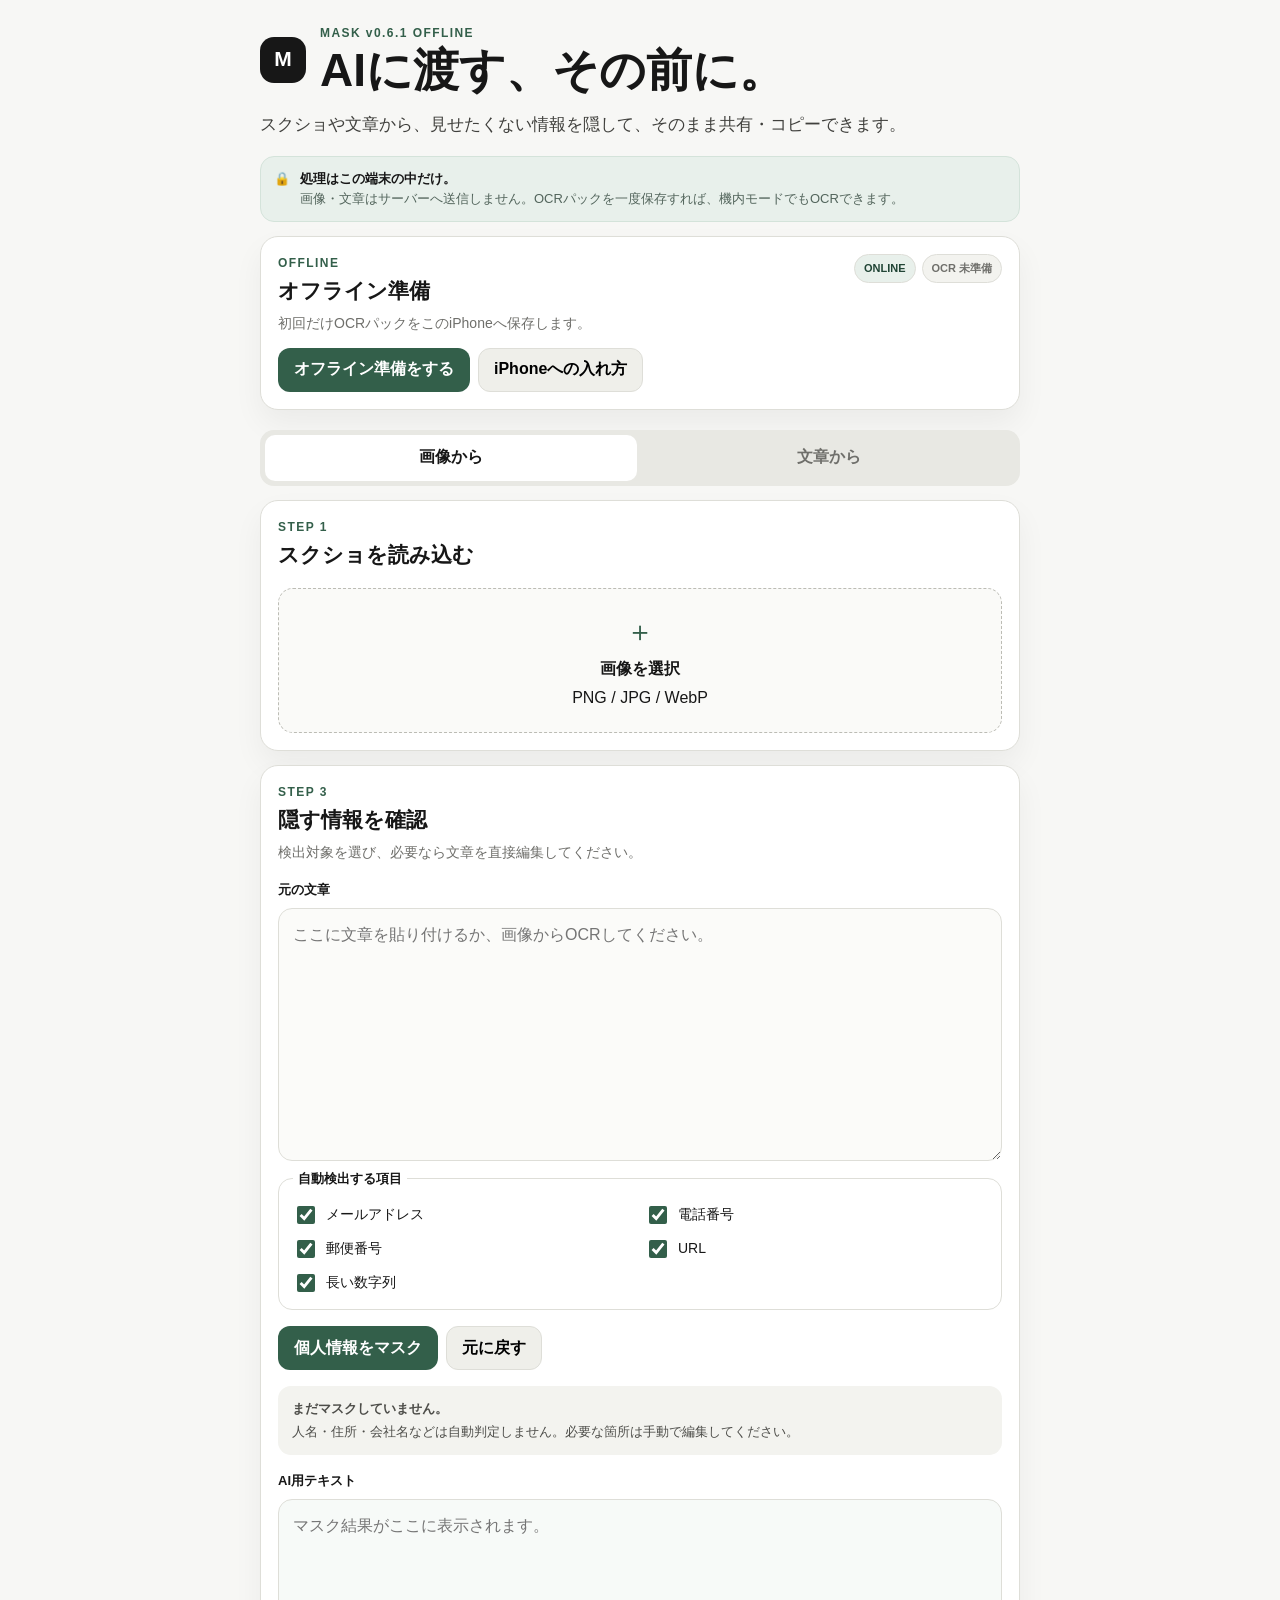
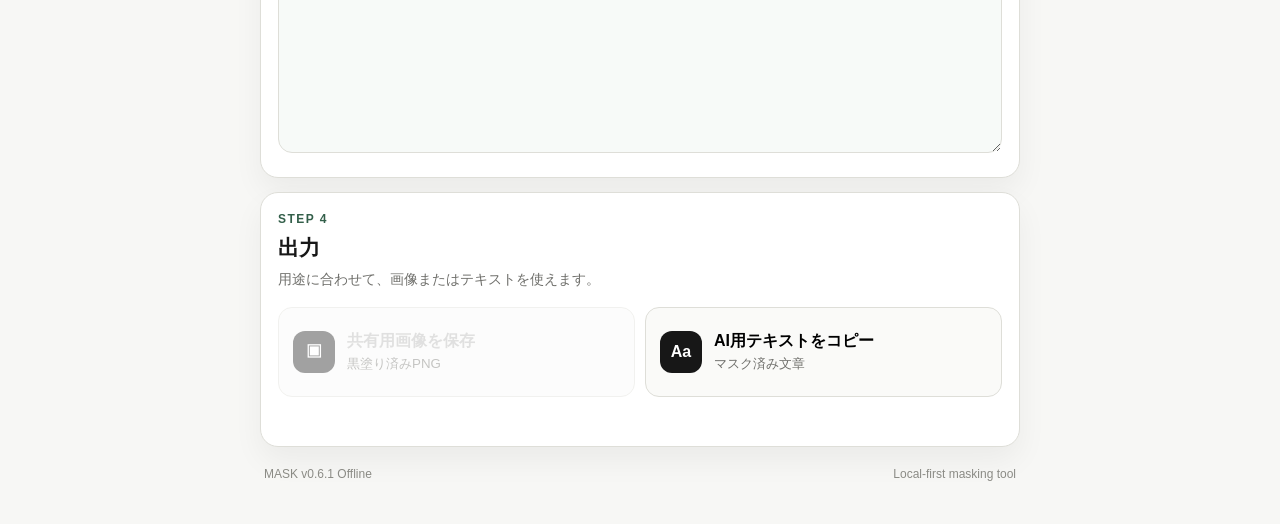
<file: index.html>
<!doctype html>
<html lang="ja">
<head>
  <meta charset="utf-8" />
  <meta name="viewport" content="width=device-width, initial-scale=1, viewport-fit=cover" />
  <meta name="theme-color" content="#f7f7f5" />
  <meta name="apple-mobile-web-app-capable" content="yes" />
  <meta name="apple-mobile-web-app-status-bar-style" content="default" />
  <meta name="apple-mobile-web-app-title" content="MASK" />
  <title>MASK v0.6.1 Offline — AIに渡す、その前に。</title>
  <meta name="description" content="スクショや文章から見せたくない情報を隠す、オフライン対応のローカル処理ツール。" />
  <link rel="manifest" href="manifest.webmanifest" />
  <link rel="stylesheet" href="style.css" />
</head>
<body>
  <main class="shell">
    <header class="hero">
      <div class="brand-row">
        <div class="brand-mark" aria-hidden="true">M</div>
        <div>
          <p class="eyebrow">MASK v0.6.1 OFFLINE</p>
          <h1>AIに渡す、その前に。</h1>
        </div>
      </div>
      <p class="lead">スクショや文章から、見せたくない情報を隠して、そのまま共有・コピーできます。</p>
      <div class="privacy-note" role="note">
        <span aria-hidden="true">🔒</span>
        <div>
          <strong>処理はこの端末の中だけ。</strong>
          <span>画像・文章はサーバーへ送信しません。OCRパックを一度保存すれば、機内モードでもOCRできます。</span>
        </div>
      </div>
    </header>

    <section class="offline-panel" aria-labelledby="offlineTitle">
      <div class="offline-head">
        <div>
          <p class="step">OFFLINE</p>
          <h2 id="offlineTitle">オフライン準備</h2>
        </div>
        <div class="status-chips" aria-live="polite">
          <span id="networkChip" class="status-chip">通信確認中</span>
          <span id="offlineChip" class="status-chip">OCR確認中</span>
        </div>
      </div>
      <p id="offlineMessage" class="muted">初回だけOCRパックをこのiPhoneへ保存します。</p>
      <div class="offline-actions">
        <button id="prepareOfflineBtn" class="btn btn-primary" type="button">オフライン準備をする</button>
        <button id="installHelpBtn" class="btn btn-secondary" type="button">iPhoneへの入れ方</button>
      </div>
      <div id="offlineProgress" class="progress-wrap is-hidden" aria-live="polite">
        <div class="progress-track"><span id="offlineProgressBar"></span></div>
        <span id="offlineProgressText">準備しています…</span>
      </div>
      <div id="installGuide" class="install-guide is-hidden">
        <strong>iPhoneではSafariで開いてください。</strong>
        <ol>
          <li>先に「オフライン準備をする」を完了</li>
          <li>Safariの共有ボタンをタップ</li>
          <li>「ホーム画面に追加」→「追加」</li>
        </ol>
        <span>ホーム画面から起動後は、機内モードでも利用できます。</span>
      </div>
    </section>

    <section class="mode-switch" aria-label="入力方法">
      <button class="mode-btn is-active" type="button" data-mode="image">画像から</button>
      <button class="mode-btn" type="button" data-mode="text">文章から</button>
    </section>

    <section id="imageMode" class="panel stack-lg">
      <div class="section-head"><div><p class="step">STEP 1</p><h2>スクショを読み込む</h2></div></div>
      <label class="dropzone" for="imageInput">
        <input id="imageInput" type="file" accept="image/png,image/jpeg,image/webp" hidden />
        <span class="drop-icon" aria-hidden="true">＋</span>
        <strong>画像を選択</strong>
        <span>PNG / JPG / WebP</span>
      </label>

      <div id="imageWorkspace" class="workspace is-hidden">
        <div class="image-toolbar">
          <div class="edit-modes" aria-label="画像編集モード">
            <button id="drawModeBtn" class="mini-btn is-active" type="button">黒塗り</button>
            <button id="selectModeBtn" class="mini-btn" type="button">移動・選択</button>
          </div>
          <div class="zoom-tools" aria-label="画像ズーム">
            <span>ズーム</span>
            <button class="zoom-btn is-active" type="button" data-zoom="100">100%</button>
            <button class="zoom-btn" type="button" data-zoom="150">150%</button>
            <button class="zoom-btn" type="button" data-zoom="200">200%</button>
            <button class="zoom-btn" type="button" data-zoom="300">300%</button>
          </div>
        </div>
        <div id="canvasWrap" class="canvas-wrap is-draw"><canvas id="imageCanvas" aria-label="画像プレビュー。黒塗りモードではドラッグで追加、移動・選択モードではスクロールとマスク選択ができます。"></canvas></div>
        <div class="tool-row">
          <div id="toolNote" class="tool-note">画像上をドラッグして黒塗りします。</div>
          <div class="tool-actions">
            <button id="deleteMaskBtn" class="btn btn-danger" type="button" disabled>選択を削除</button>
            <button id="undoMaskBtn" class="btn btn-secondary" type="button">1つ戻す</button>
            <button id="clearMaskBtn" class="btn btn-ghost" type="button">全解除</button>
          </div>
        </div>
        <div class="ocr-card">
          <div class="ocr-card-main">
            <div><p class="step">STEP 2</p><h2>文字を読み取る</h2><p class="muted">通常OCRは1回で処理します。帳票・表モードでは斜めに撮影された帳票も台形補正して罫線を検出し、罫線を除いたセル内容を追加OCRしてMarkdown表へ再構成します。電話・メール・郵便番号・URL等は画像側にも自動で黒塗りします。</p></div>
            <div class="ocr-output-switch" role="group" aria-label="OCR出力形式">
              <button id="plainOcrModeBtn" class="ocr-output-btn is-active" type="button">通常OCR</button>
              <button id="layoutOcrModeBtn" class="ocr-output-btn" type="button">帳票・表</button>
            </div>
            <div id="layoutModeHint" class="layout-hint">通常OCR：文章として読みやすいテキストを出力します。</div>
          </div>
          <button id="ocrBtn" class="btn btn-primary" type="button" disabled>OCRを実行</button>
        </div>
        <div id="ocrStatus" class="status-line" aria-live="polite">OCRを使うには、最初にオフライン準備を完了してください。</div>
        <div id="layoutSummary" class="layout-summary is-hidden" aria-live="polite"></div>
      </div>
    </section>

    <section id="textMode" class="panel stack-lg is-hidden">
      <div class="section-head"><div><p class="step">STEP 1</p><h2>文章を貼り付ける</h2><p class="muted">AIやSNSへ出す前の文章をここに貼ってください。</p></div></div>
    </section>

    <section id="textSection" class="panel stack-lg">
      <div class="section-head"><div><p class="step" id="maskStepLabel">STEP 3</p><h2>隠す情報を確認</h2><p class="muted">検出対象を選び、必要なら文章を直接編集してください。</p></div></div>
      <label class="field-label" for="sourceText">元の文章</label>
      <textarea id="sourceText" class="text-area" rows="9" placeholder="ここに文章を貼り付けるか、画像からOCRしてください。"></textarea>
      <fieldset class="detect-grid">
        <legend>自動検出する項目</legend>
        <label><input type="checkbox" name="detect" value="email" checked /> メールアドレス</label>
        <label><input type="checkbox" name="detect" value="phone" checked /> 電話番号</label>
        <label><input type="checkbox" name="detect" value="postcode" checked /> 郵便番号</label>
        <label><input type="checkbox" name="detect" value="url" checked /> URL</label>
        <label><input type="checkbox" name="detect" value="number" checked /> 長い数字列</label>
      </fieldset>
      <div class="action-row">
        <button id="maskBtn" class="btn btn-primary" type="button">個人情報をマスク</button>
        <button id="restoreTextBtn" class="btn btn-secondary" type="button">元に戻す</button>
      </div>
      <div id="detectSummary" class="summary-card" aria-live="polite"><strong>まだマスクしていません。</strong><span>人名・住所・会社名などは自動判定しません。必要な箇所は手動で編集してください。</span></div>
      <label class="field-label" for="maskedText">AI用テキスト</label>
      <textarea id="maskedText" class="text-area result-area" rows="9" placeholder="マスク結果がここに表示されます。"></textarea>
    </section>

    <section class="panel output-panel">
      <div class="section-head"><div><p class="step" id="outputStepLabel">STEP 4</p><h2>出力</h2><p class="muted">用途に合わせて、画像またはテキストを使えます。</p></div></div>
      <div class="output-grid">
        <button id="saveImageBtn" class="output-btn" type="button" disabled><span class="output-icon" aria-hidden="true">▣</span><span><strong>共有用画像を保存</strong><small>黒塗り済みPNG</small></span></button>
        <button id="copyTextBtn" class="output-btn" type="button"><span class="output-icon" aria-hidden="true">Aa</span><span><strong>AI用テキストをコピー</strong><small>マスク済み文章</small></span></button>
      </div>
      <div id="exportPreviewWrap" class="export-preview is-hidden">
        <p class="field-label">保存される画像のプレビュー</p>
        <img id="exportPreview" alt="黒塗り済み画像の保存プレビュー" />
        <button id="sharePreviewBtn" class="btn btn-primary" type="button">この画像を共有・保存</button>
        <p class="muted">ここに黒塗りが見えていれば、書き出し画像にも反映されています。</p>
      </div>
      <div id="toast" class="toast" aria-live="polite"></div>
    </section>

    <footer><span>MASK v0.6.1 Offline</span><span>Local-first masking tool</span></footer>
  </main>
  <script src="app.js"></script>
</body>
</html>
</file>
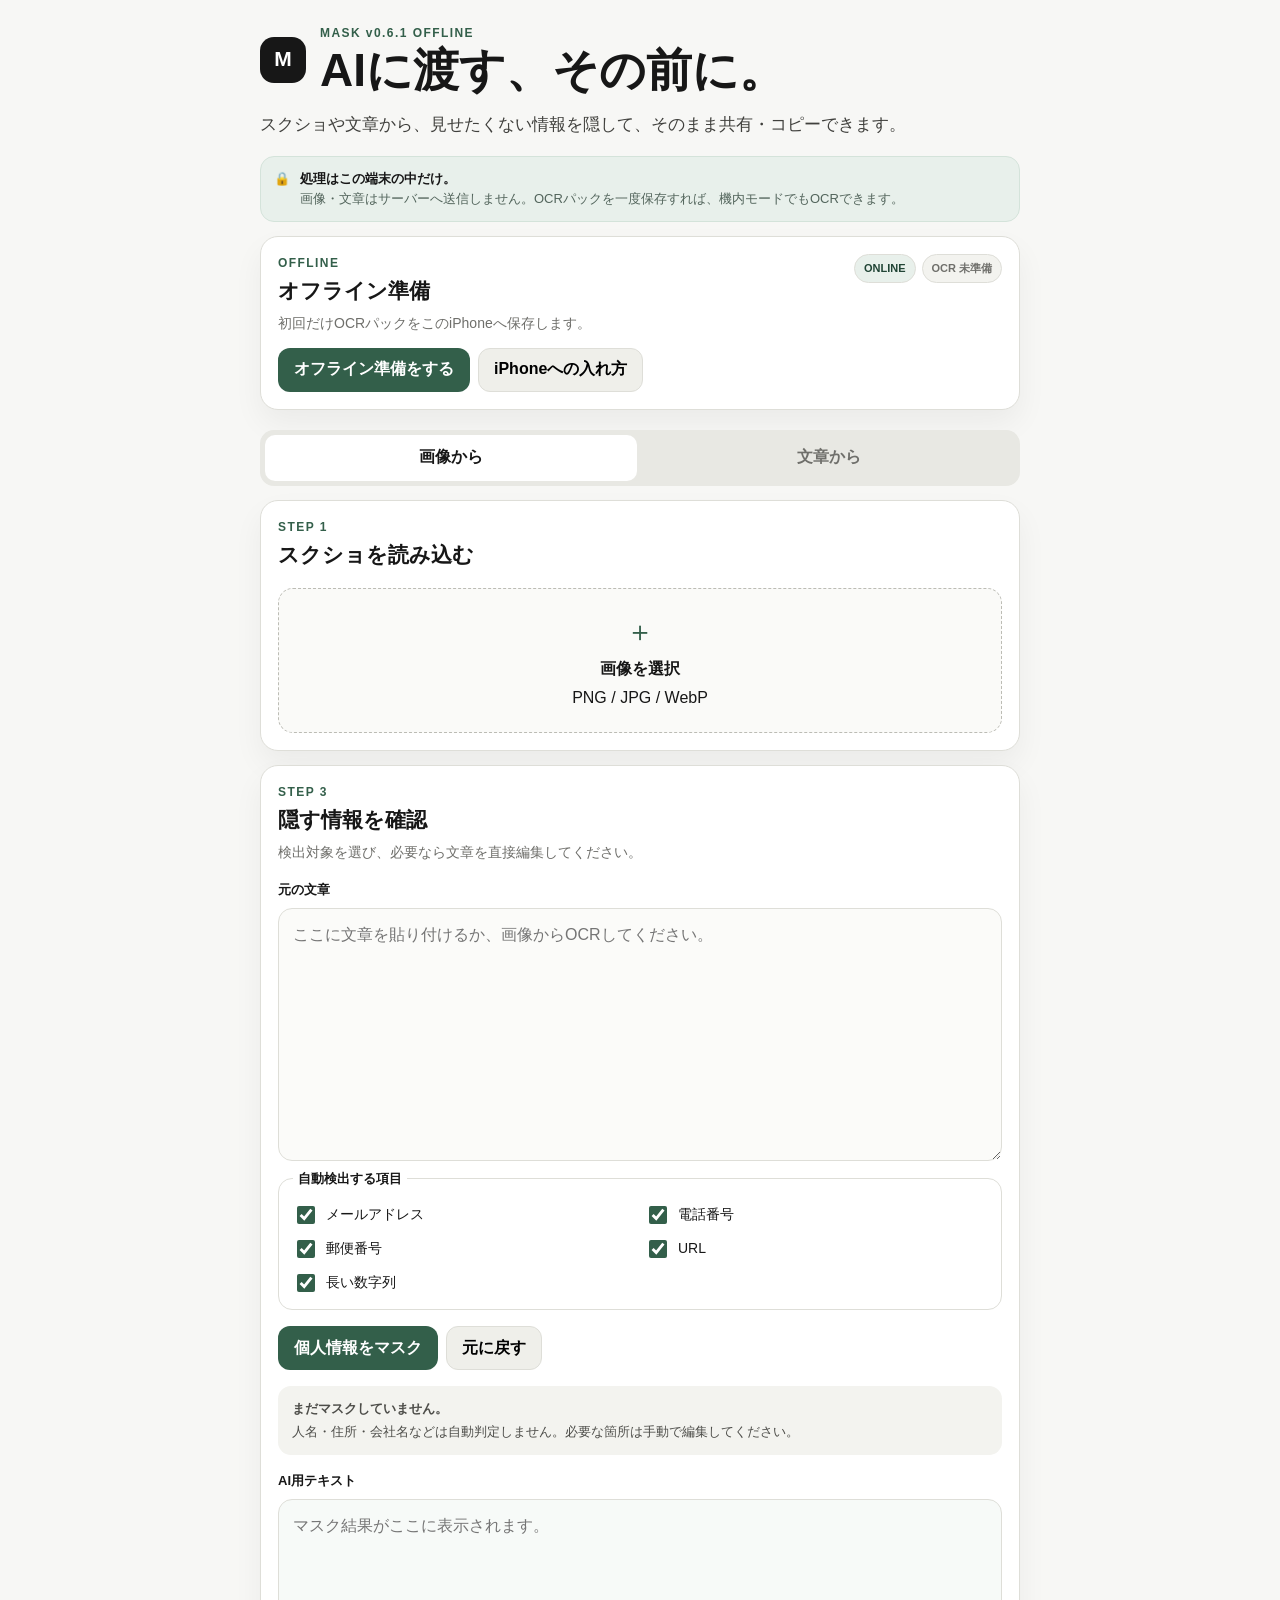
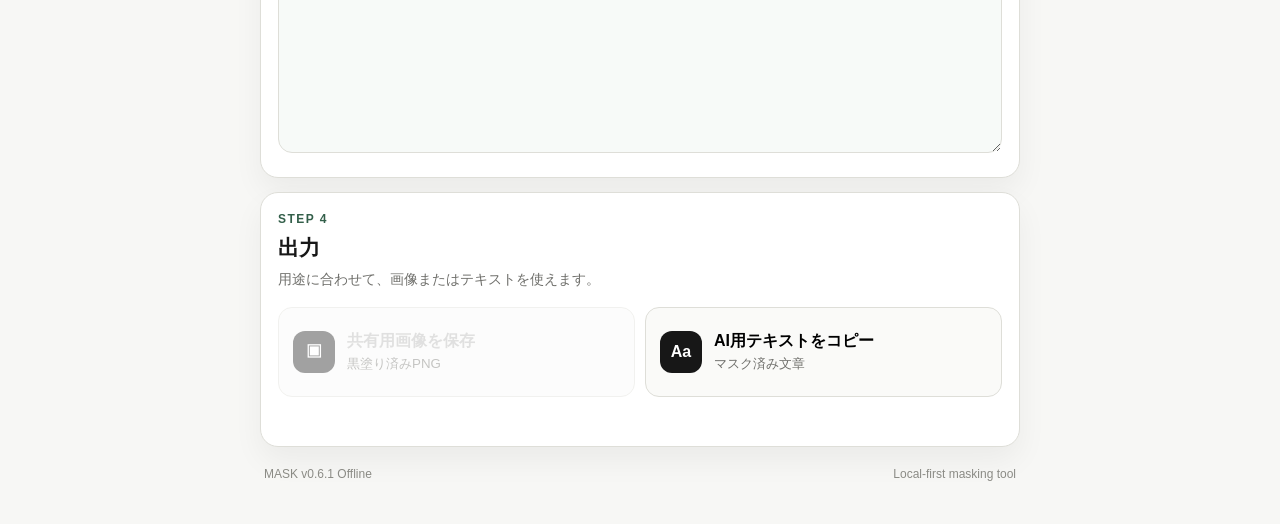
<file: reset.html>
<!doctype html>
<html lang="ja">
<head>
<meta charset="utf-8">
<meta name="viewport" content="width=device-width,initial-scale=1">
<title>MASK 更新</title>
<style>
body{font-family:-apple-system,BlinkMacSystemFont,"Hiragino Sans","Yu Gothic",sans-serif;background:#f7f7f5;color:#171717;margin:0;padding:28px}
main{max-width:520px;margin:0 auto}
h1{font-size:28px;margin:0 0 12px}
p{color:#666;line-height:1.7}
.box{background:#fff;border:1px solid #ddd;border-radius:16px;padding:18px;margin-top:18px}
</style>
</head>
<body>
<main>
<h1>MASKを更新しています</h1>
<div class="box"><p id="status">旧バージョンのキャッシュを削除しています…</p></div>
</main>
<script>
(async()=>{
  const el=document.getElementById('status');
  try{
    const regs=await navigator.serviceWorker.getRegistrations();
    await Promise.all(regs.map(r=>r.unregister()));
    const keys=await caches.keys();
    await Promise.all(keys.filter(k=>k.startsWith('mask-shell-')).map(k=>caches.delete(k)));
    el.textContent='更新準備が完了しました。最新版へ移動します…';
    setTimeout(()=>location.replace('./?updated='+Date.now()),800);
  }catch(e){
    el.textContent='更新処理に失敗しました。Safariを再読み込みしてもう一度お試しください。';
  }
})();
</script>
</body>
</html>
</file>
<file: style.css>
:root{--bg:#f7f7f5;--panel:#fff;--text:#171717;--muted:#6f6f6b;--border:#deded8;--soft:#efefea;--accent:#335f4a;--accent2:#214536;--accentSoft:#e8f0eb;--danger:#8f3434}*{box-sizing:border-box}body{margin:0;background:var(--bg);color:var(--text);font-family:-apple-system,BlinkMacSystemFont,"Hiragino Sans","Yu Gothic",sans-serif;line-height:1.55}button,textarea,input{font:inherit}.shell{width:min(760px,calc(100% - 24px));margin:auto;padding:24px 0 40px}.brand-row{display:flex;gap:14px;align-items:center}.brand-mark{width:46px;height:46px;border-radius:14px;display:grid;place-items:center;background:#171717;color:#fff;font-weight:800;font-size:21px}.eyebrow,.step{margin:0 0 3px;font-size:12px;font-weight:800;letter-spacing:.12em;color:var(--accent)}h1{margin:0;font-size:clamp(28px,7vw,46px);line-height:1.08}h2{margin:0;font-size:21px}.lead{font-size:17px;color:#40403d}.privacy-note{display:flex;gap:10px;background:var(--accentSoft);border:1px solid #d4e3da;border-radius:14px;padding:12px 13px;font-size:13px}.privacy-note strong{display:block}.privacy-note div span{color:#53655c}.offline-panel,.panel{background:var(--panel);border:1px solid var(--border);border-radius:18px;padding:17px;margin-top:14px;box-shadow:0 14px 30px rgba(24,24,22,.05)}.offline-head,.section-head{display:flex;justify-content:space-between;gap:12px;align-items:flex-start}.status-chips{display:flex;gap:6px;flex-wrap:wrap}.status-chip{border:1px solid var(--border);background:#f3f3ef;border-radius:999px;padding:5px 9px;font-size:11px;font-weight:800;color:var(--muted)}.status-chip.is-ready{background:var(--accentSoft);color:var(--accent2)}.status-chip.is-offline{background:#efefea}.muted{margin:5px 0 0;color:var(--muted);font-size:14px}.offline-actions,.action-row,.tool-actions{display:flex;gap:8px;flex-wrap:wrap;margin-top:13px}.btn{min-height:44px;border-radius:12px;padding:0 15px;border:1px solid transparent;font-weight:800}.btn:disabled{opacity:.45}.btn-primary{background:var(--accent);color:#fff}.btn-secondary{background:var(--soft);border-color:var(--border)}.btn-ghost{background:#fff;border-color:var(--border);color:var(--muted)}.progress-wrap{display:grid;gap:7px;margin-top:13px;font-size:12px;color:var(--muted)}.progress-track{height:8px;border-radius:999px;background:#e7e7e2;overflow:hidden}.progress-track span{display:block;height:100%;width:0;background:var(--accent)}.install-guide{margin-top:13px;padding:13px 14px;background:#f7f7f4;border:1px solid var(--border);border-radius:13px;font-size:13px}.mode-switch{display:grid;grid-template-columns:1fr 1fr;gap:6px;margin:20px 0 12px;padding:5px;background:#e8e8e3;border-radius:14px}.mode-btn{min-height:46px;border:0;border-radius:10px;background:transparent;color:var(--muted);font-weight:800}.mode-btn.is-active{background:#fff;color:var(--text)}.is-hidden{display:none!important}.stack-lg>*+*{margin-top:16px}.dropzone{min-height:145px;border:1.5px dashed #bcbcb5;border-radius:15px;display:flex;flex-direction:column;align-items:center;justify-content:center;gap:4px;background:#fafaf8}.drop-icon{font-size:28px;color:var(--accent)}.canvas-wrap{overflow:hidden;background:#ecece8;border:1px solid var(--border);border-radius:14px;touch-action:none}canvas{display:block;width:100%;height:auto}.tool-row{display:flex;justify-content:space-between;gap:10px;align-items:center;flex-wrap:wrap}.tool-note,.status-line{font-size:13px;color:var(--muted)}.ocr-card{display:flex;justify-content:space-between;gap:16px;align-items:center;padding:14px;border-radius:14px;background:#fafaf8;border:1px solid var(--border)}.field-label{display:block;margin-bottom:-8px;font-size:13px;font-weight:800}.text-area{width:100%;min-height:150px;resize:vertical;border:1px solid var(--border);border-radius:14px;padding:14px;background:#fbfbf9;color:var(--text);font-size:16px;outline:none}.text-area:focus{border-color:var(--accent);box-shadow:0 0 0 3px var(--accentSoft)}.result-area{background:#f7faf8}.detect-grid{margin:0;padding:14px;border:1px solid var(--border);border-radius:14px;display:grid;grid-template-columns:1fr 1fr;gap:10px}.detect-grid legend{padding:0 5px;font-size:13px;font-weight:800}.detect-grid label{display:flex;gap:8px;align-items:center;font-size:14px}.detect-grid input{width:18px;height:18px;accent-color:var(--accent)}.summary-card{display:grid;gap:3px;padding:13px 14px;border-radius:13px;background:#f3f3ef;color:#4d4d49;font-size:13px}.output-grid{display:grid;grid-template-columns:1fr 1fr;gap:10px;margin-top:16px}.output-btn{min-height:90px;border:1px solid var(--border);border-radius:14px;background:#fafaf8;padding:14px;display:flex;gap:12px;align-items:center;text-align:left}.output-btn:disabled{opacity:.4}.output-icon{flex:0 0 42px;height:42px;border-radius:12px;display:grid;place-items:center;background:#171717;color:#fff;font-weight:800}.output-btn strong,.output-btn small{display:block}.output-btn small{color:var(--muted)}.toast{min-height:22px;margin-top:10px;font-size:13px;color:var(--accent)}footer{display:flex;justify-content:space-between;padding:18px 4px 0;color:#8b8b85;font-size:12px}@media(max-width:560px){.shell{width:calc(100% - 20px);padding-top:18px}.offline-head,.ocr-card{flex-direction:column}.detect-grid,.output-grid{grid-template-columns:1fr}.tool-actions{width:100%}.tool-actions .btn{flex:1}footer{flex-direction:column}.offline-actions .btn{flex:1 1 150px}}

.export-preview{margin-top:16px;padding:14px;border:1px solid var(--border);border-radius:14px;background:#fafaf8}
.export-preview img{display:block;width:100%;height:auto;margin:10px 0 12px;border-radius:10px;border:1px solid var(--border);background:#eee}
.export-preview .btn{width:100%}

.image-toolbar{display:flex;justify-content:space-between;gap:10px;align-items:center;flex-wrap:wrap}
.edit-modes,.zoom-tools{display:flex;align-items:center;gap:6px;flex-wrap:wrap}
.zoom-tools>span{font-size:12px;color:var(--muted);font-weight:800;margin-right:2px}
.mini-btn,.zoom-btn{min-height:38px;border:1px solid var(--border);border-radius:10px;background:#fff;padding:0 11px;font-weight:800;color:var(--muted)}
.mini-btn.is-active,.zoom-btn.is-active{background:var(--accent);border-color:var(--accent);color:#fff}
.canvas-wrap{overflow:auto;max-height:65vh;-webkit-overflow-scrolling:touch;touch-action:pan-x pan-y}
.canvas-wrap canvas{width:100%;max-width:none;height:auto}
.canvas-wrap.is-draw canvas{touch-action:none;cursor:crosshair}
.canvas-wrap.is-select canvas{touch-action:pan-x pan-y}
.btn-danger{background:#fff0f0;border-color:#e7bcbc;color:#8f3434}
@media(max-width:560px){.image-toolbar{align-items:stretch}.edit-modes,.zoom-tools{width:100%}.edit-modes .mini-btn{flex:1}.zoom-tools .zoom-btn{flex:1;padding:0 7px}.canvas-wrap{max-height:58vh}}

.ocr-card-main{display:grid;gap:12px;min-width:0;flex:1}
.ocr-output-switch{display:grid;grid-template-columns:1fr 1fr;gap:5px;padding:4px;background:#e8e8e3;border-radius:12px;max-width:360px}
.ocr-output-btn{min-height:40px;border:0;border-radius:9px;background:transparent;color:var(--muted);font-weight:800}
.ocr-output-btn.is-active{background:#fff;color:var(--text);box-shadow:0 1px 4px rgba(0,0,0,.06)}
.layout-hint{font-size:12px;color:var(--muted)}
.layout-summary{margin-top:10px;padding:11px 12px;border:1px solid #d4e3da;border-radius:12px;background:var(--accentSoft);color:#40584b;font-size:12px;line-height:1.55}
@media(max-width:560px){.ocr-output-switch{max-width:none;width:100%}.ocr-card>.btn{width:100%}}

/* v0.6: table/cell OCR */
.layout-summary{white-space:normal}
</file>
